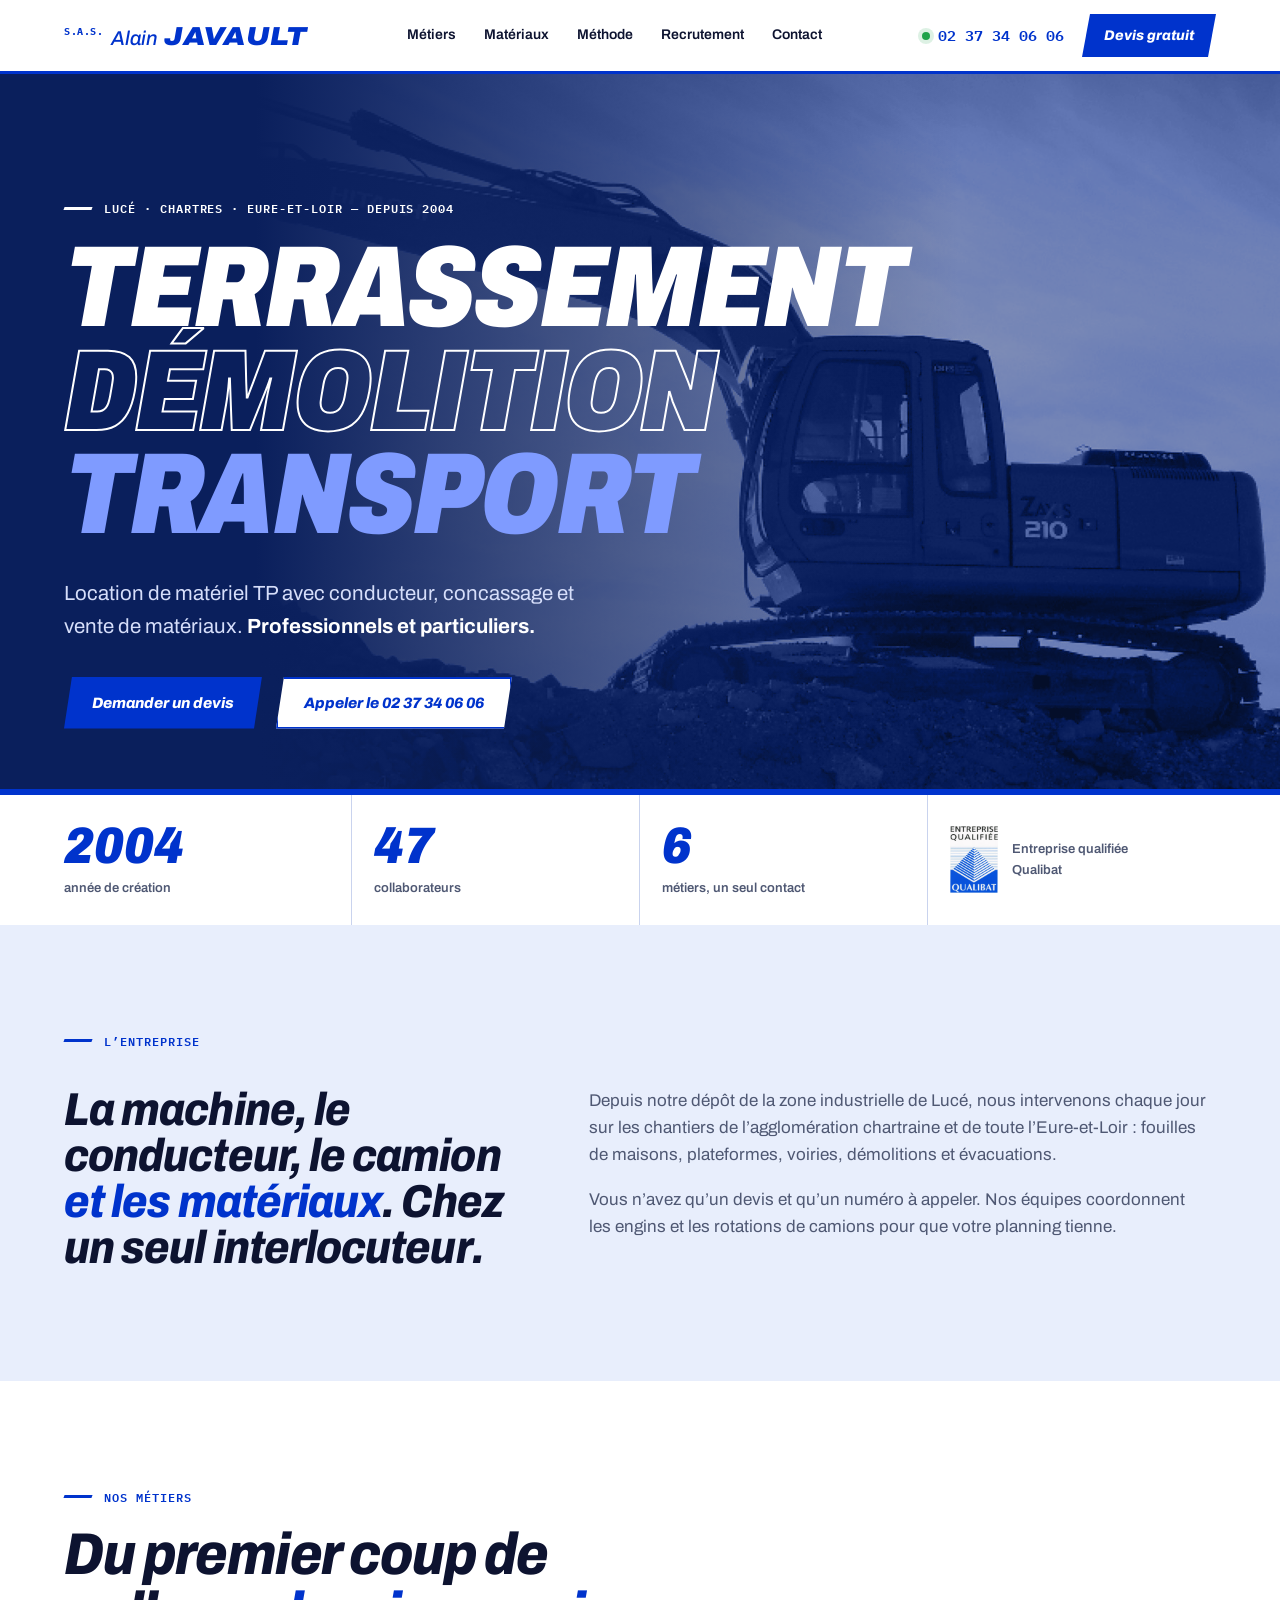
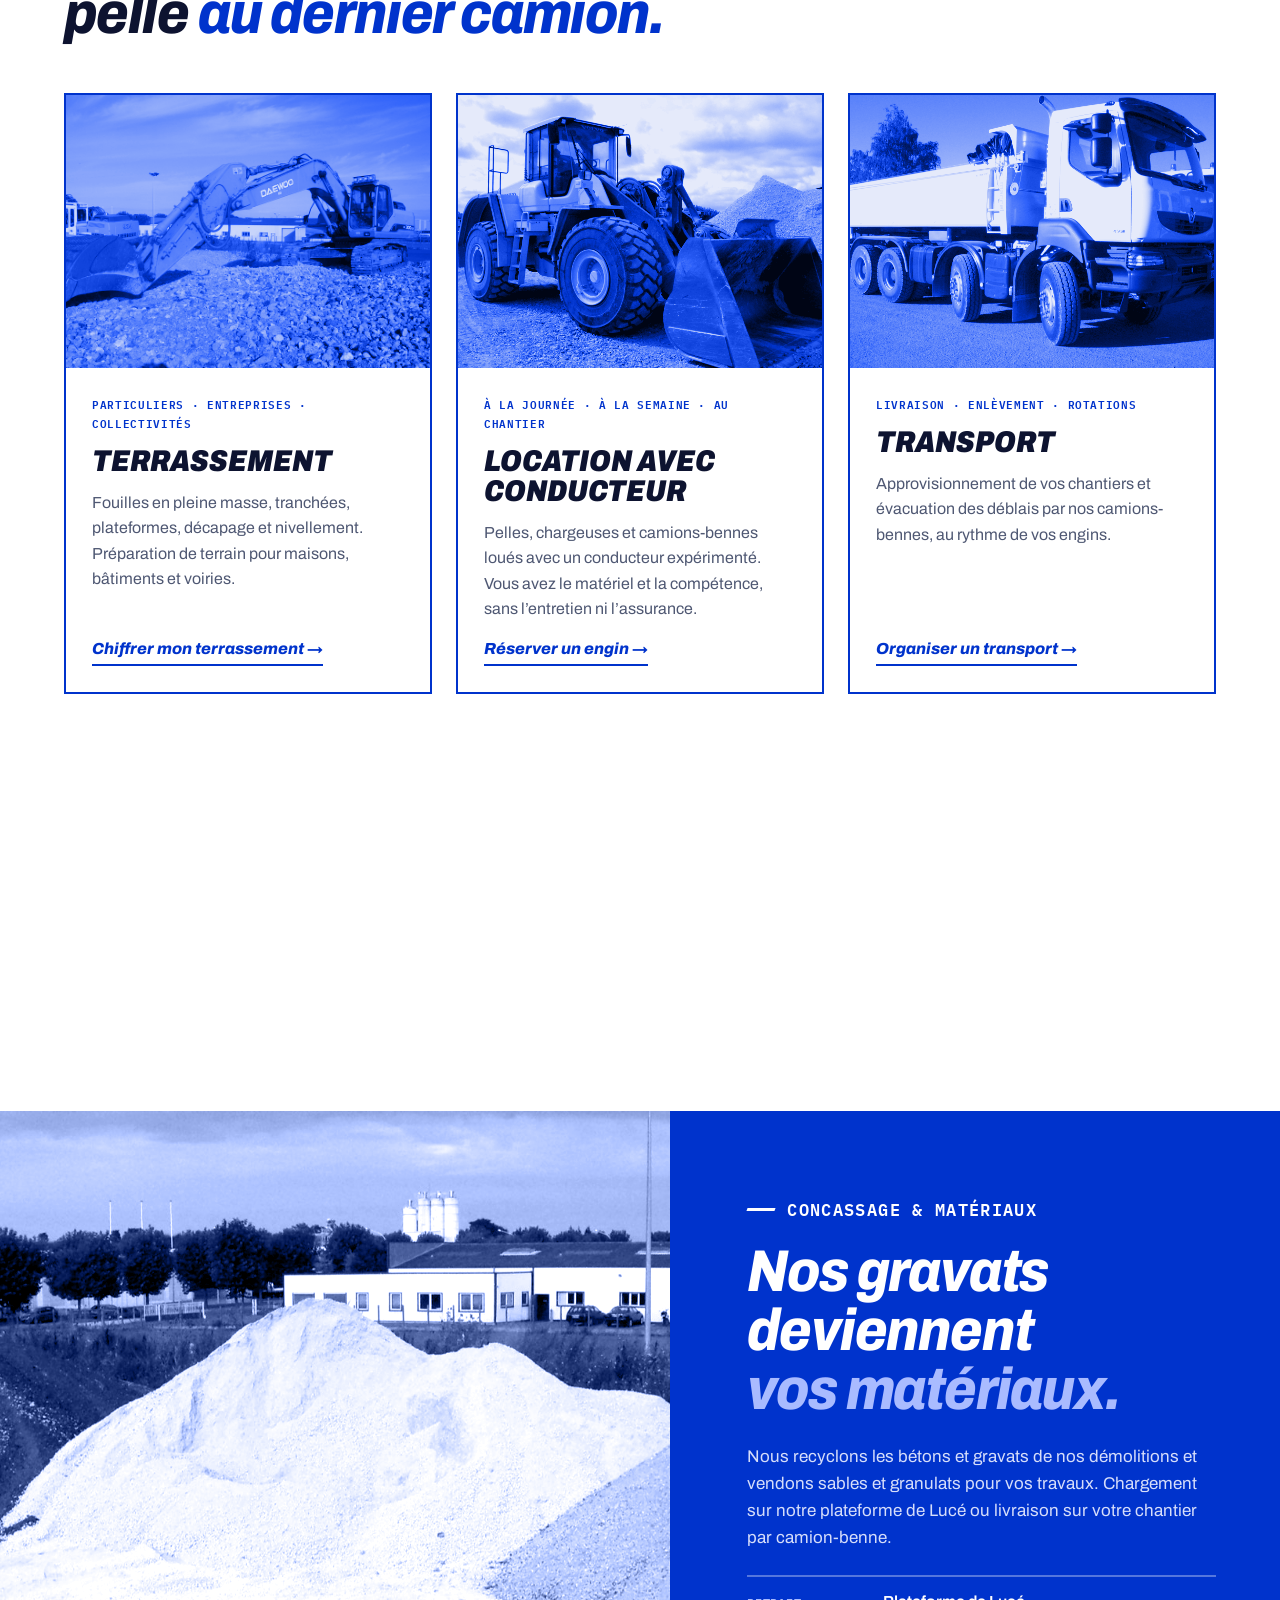
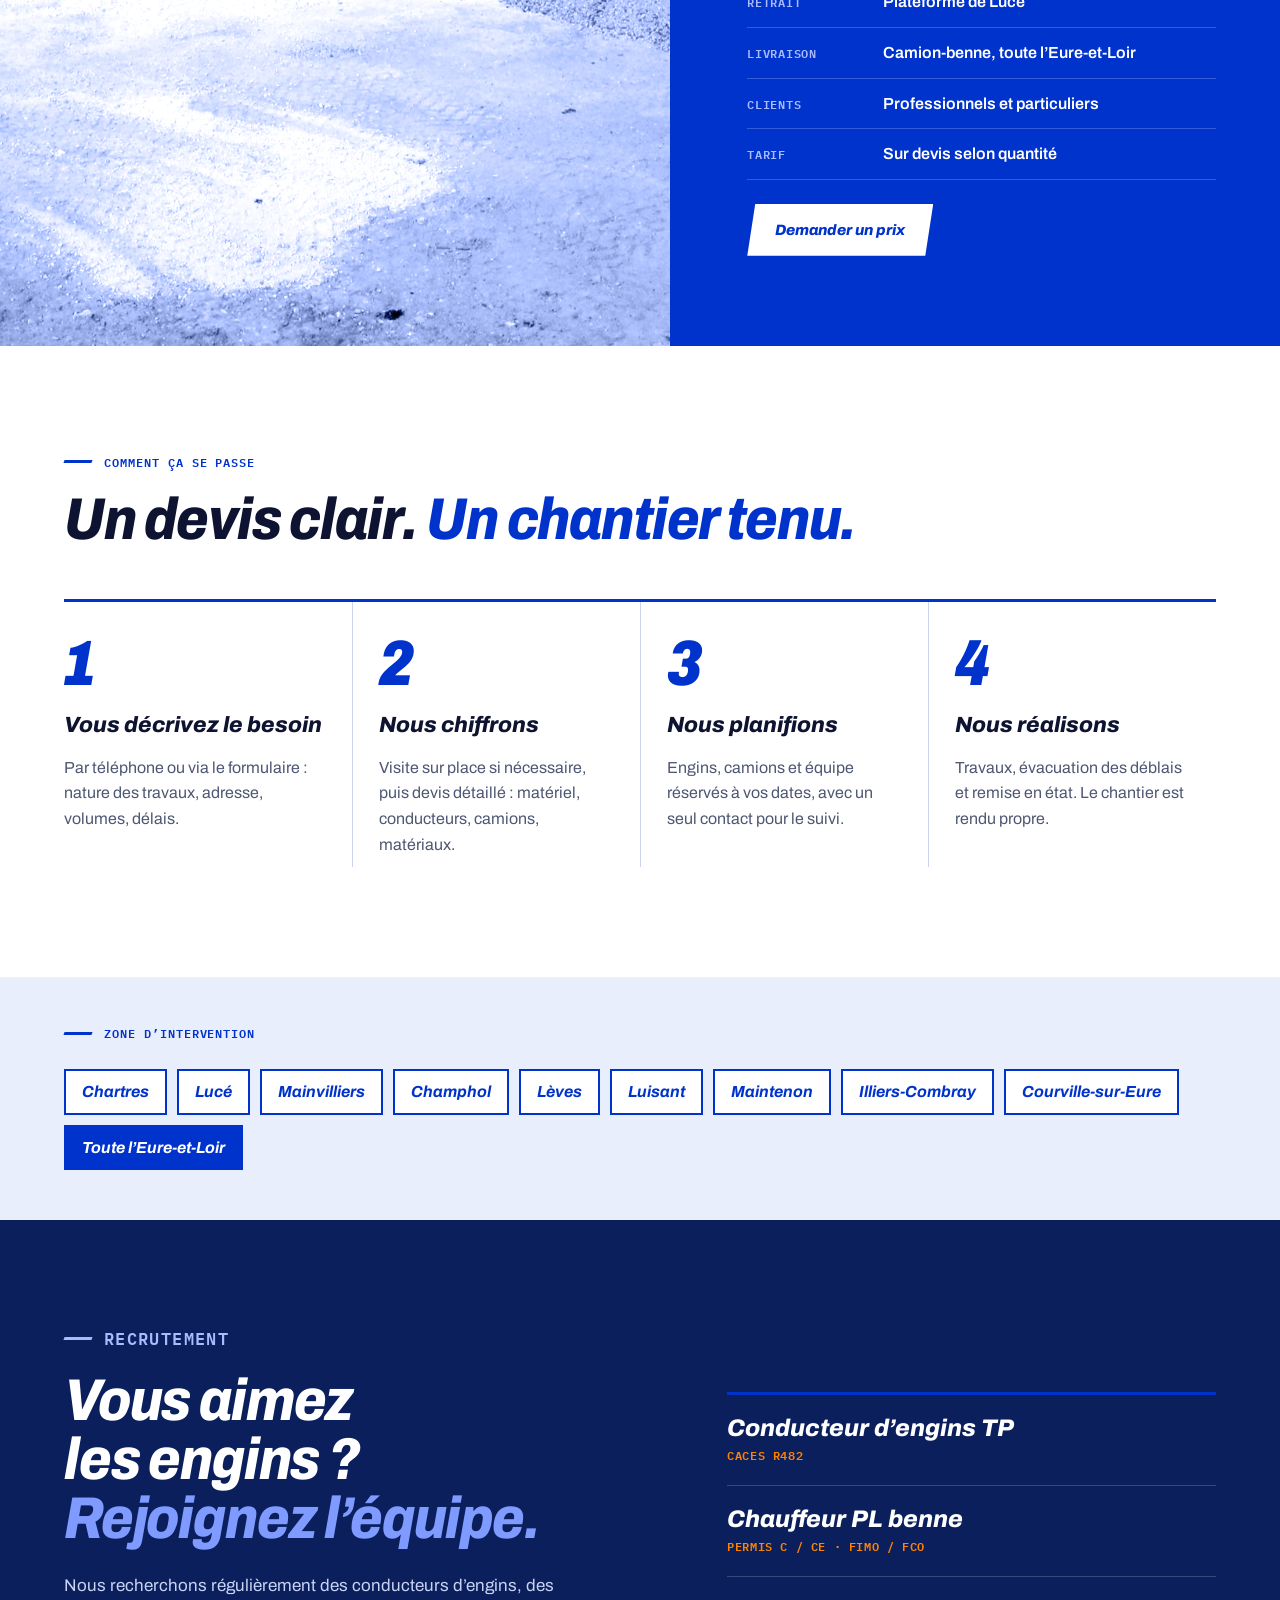
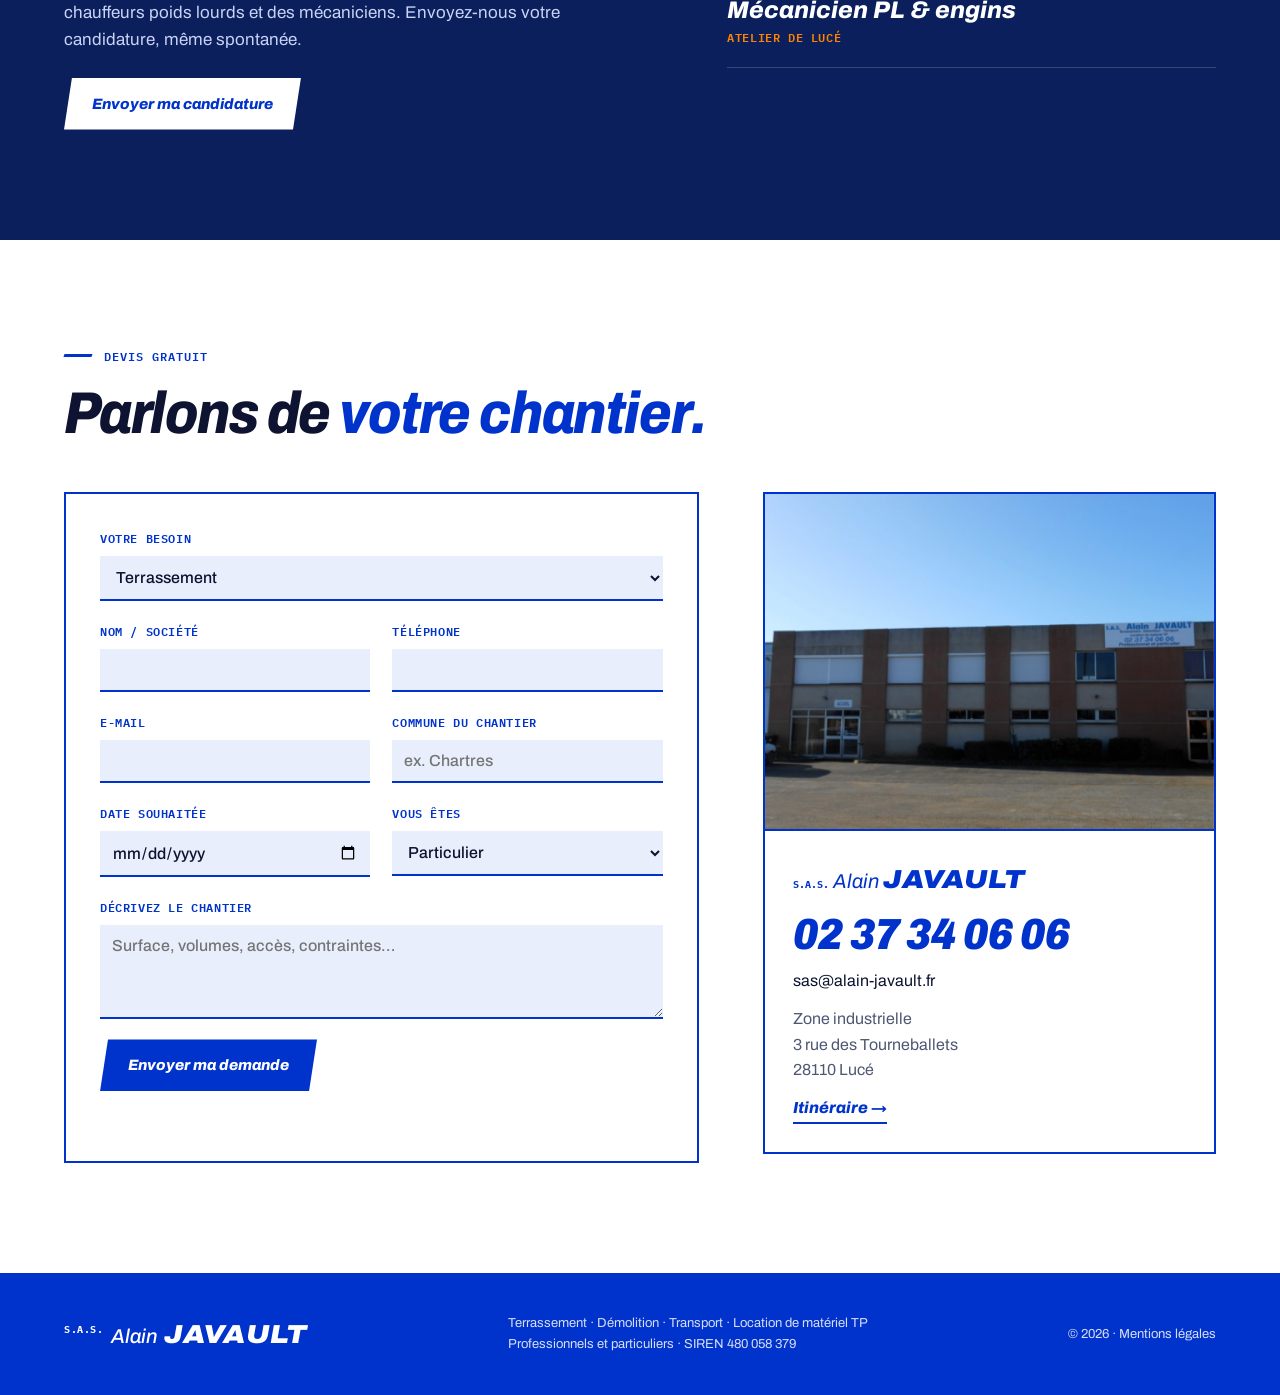
<file: site/index.html>
<!doctype html>
<html lang="fr">
<head>
  <meta charset="utf-8">
  <meta name="viewport" content="width=device-width,initial-scale=1">
  <meta name="theme-color" content="#0033cc">
  <title>Terrassement, démolition, transport à Chartres — SAS Alain Javault</title>
  <meta name="description" content="SAS Alain Javault, Lucé (28) : terrassement, démolition, transport, location de matériel TP avec conducteur, concassage et vente de matériaux en Eure-et-Loir depuis 2004. Professionnels et particuliers.">
  <meta property="og:title" content="SAS Alain Javault — Terrassement, démolition, transport en Eure-et-Loir">
  <meta property="og:description" content="Engins, camions et conducteurs pour vos chantiers autour de Chartres. Professionnels et particuliers. Demandez votre devis.">
  <meta property="og:type" content="website">
  <meta property="og:url" content="https://www.alain-javault.fr">
  <meta property="og:image" content="https://www.alain-javault.fr/img/pelle-hitachi.jpg">
  <link rel="canonical" href="https://www.alain-javault.fr">
  <link rel="icon" href="favicon.svg" type="image/svg+xml">
  <link rel="preconnect" href="https://fonts.googleapis.com">
  <link rel="preconnect" href="https://fonts.gstatic.com" crossorigin>
  <link rel="stylesheet" href="styles.css">
  <script type="application/ld+json">
  {
    "@context": "https://schema.org",
    "@type": "GeneralContractor",
    "name": "SAS Alain Javault",
    "url": "https://www.alain-javault.fr",
    "logo": "https://www.alain-javault.fr/favicon.svg",
    "telephone": "+33237340606",
    "email": "sas@alain-javault.fr",
    "foundingDate": "2004-04-01",
    "numberOfEmployees": 47,
    "image": "https://www.alain-javault.fr/img/pelle-hitachi.jpg",
    "address": {
      "@type": "PostalAddress",
      "streetAddress": "Zone industrielle, 3 rue des Tourneballets",
      "postalCode": "28110",
      "addressLocality": "Lucé",
      "addressRegion": "Centre-Val de Loire",
      "addressCountry": "FR"
    },
    "areaServed": ["Chartres", "Lucé", "Mainvilliers", "Eure-et-Loir"],
    "makesOffer": [
      {"@type": "Offer", "itemOffered": {"@type": "Service", "name": "Terrassement"}},
      {"@type": "Offer", "itemOffered": {"@type": "Service", "name": "Démolition"}},
      {"@type": "Offer", "itemOffered": {"@type": "Service", "name": "Location de matériel TP avec conducteur"}},
      {"@type": "Offer", "itemOffered": {"@type": "Service", "name": "Transport de matériaux"}},
      {"@type": "Offer", "itemOffered": {"@type": "Service", "name": "Concassage de matériaux"}},
      {"@type": "Offer", "itemOffered": {"@type": "Service", "name": "Vente de matériaux"}}
    ]
  }
  </script>
</head>
<body>
  <a class="skip" href="#top">Aller au contenu</a>

  <header class="topbar">
    <a class="wordmark" href="#top" aria-label="SAS Alain Javault, accueil">
      <small>S.A.S.</small><span>Alain</span><strong>JAVAULT</strong>
    </a>
    <nav aria-label="Navigation principale">
      <a href="#metiers">Métiers</a>
      <a href="#materiaux">Matériaux</a>
      <a href="#methode">Méthode</a>
      <a href="#recrutement">Recrutement</a>
      <a href="#contact">Contact</a>
    </nav>
    <div class="topbar-actions">
      <a class="phone" href="tel:+33237340606"><i aria-hidden="true"></i>02 37 34 06 06</a>
      <a class="btn btn-blue" href="#devis">Devis gratuit</a>
    </div>
  </header>

  <main id="top">
    <section class="hero">
      <img class="hero-photo" src="img/pelle-hitachi.jpg" alt="Pelle hydraulique Hitachi sur un tas de gravats de démolition" width="1800" height="1350">
      <div class="hero-panel">
        <p class="eyebrow">Lucé · Chartres · Eure-et-Loir — depuis 2004</p>
        <h1><span>Terrassement</span><span>Démolition</span><span>Transport</span></h1>
        <p class="hero-sub">Location de matériel TP avec conducteur, concassage et vente de matériaux. <b>Professionnels et particuliers.</b></p>
        <div class="hero-actions">
          <a class="btn btn-blue" href="#devis">Demander un devis</a>
          <a class="btn btn-line" href="tel:+33237340606">Appeler le 02 37 34 06 06</a>
        </div>
      </div>
      <ul class="hero-facts" aria-label="En bref">
        <li><strong>2004</strong><span>année de création</span></li>
        <li><strong>47</strong><span>collaborateurs</span></li>
        <li><strong>6</strong><span>métiers, un seul contact</span></li>
        <li class="qualibat"><img src="img/qualibat.png" alt="Entreprise qualifiée Qualibat" width="56" height="78"><span>Entreprise qualifiée<br>Qualibat</span></li>
      </ul>
    </section>

    <section class="intro">
      <p class="eyebrow">L’entreprise</p>
      <h2>La machine, le conducteur, le camion <em>et les matériaux</em>. Chez un seul interlocuteur.</h2>
      <div class="intro-copy">
        <p>Depuis notre dépôt de la zone industrielle de Lucé, nous intervenons chaque jour sur les chantiers de l’agglomération chartraine et de toute l’Eure-et-Loir : fouilles de maisons, plateformes, voiries, démolitions et évacuations.</p>
        <p>Vous n’avez qu’un devis et qu’un numéro à appeler. Nos équipes coordonnent les engins et les rotations de camions pour que votre planning tienne.</p>
      </div>
    </section>

    <section class="services" id="metiers">
      <div class="head">
        <p class="eyebrow">Nos métiers</p>
        <h2>Du premier coup de pelle <em>au dernier camion.</em></h2>
      </div>

      <div class="service-grid">
        <article class="service service-feature">
          <figure><img src="img/pelle.jpg" alt="Pelle sur chenilles sur une plateforme de matériaux" loading="lazy" width="1600" height="1200"></figure>
          <div class="service-body">
            <p class="tag">Particuliers · entreprises · collectivités</p>
            <h3>Terrassement</h3>
            <p>Fouilles en pleine masse, tranchées, plateformes, décapage et nivellement. Préparation de terrain pour maisons, bâtiments et voiries.</p>
            <a class="more" href="#devis" data-need="Terrassement">Chiffrer mon terrassement</a>
          </div>
        </article>
        <article class="service service-feature">
          <figure><img src="img/chargeuse.jpg" alt="Chargeuse sur pneus Volvo devant un stock de graviers" loading="lazy" width="1600" height="1067"></figure>
          <div class="service-body">
            <p class="tag">À la journée · à la semaine · au chantier</p>
            <h3>Location avec conducteur</h3>
            <p>Pelles, chargeuses et camions-bennes loués avec un conducteur expérimenté. Vous avez le matériel et la compétence, sans l’entretien ni l’assurance.</p>
            <a class="more" href="#devis" data-need="Location de matériel avec conducteur">Réserver un engin</a>
          </div>
        </article>
        <article class="service service-feature">
          <figure><img src="img/camion-benne.jpg" alt="Camion-benne Renault quatre essieux" loading="lazy" width="1600" height="1067"></figure>
          <div class="service-body">
            <p class="tag">Livraison · enlèvement · rotations</p>
            <h3>Transport</h3>
            <p>Approvisionnement de vos chantiers et évacuation des déblais par nos camions-bennes, au rythme de vos engins.</p>
            <a class="more" href="#devis" data-need="Transport">Organiser un transport</a>
          </div>
        </article>
        <article class="service">
          <div class="service-body">
            <p class="tag">Bâtiments · ouvrages</p>
            <h3>Démolition</h3>
            <p>Démolition de bâtiments et d’ouvrages, tri des matériaux et évacuation des gravats vers les filières adaptées.</p>
            <a class="more" href="#devis" data-need="Démolition">Chiffrer une démolition</a>
          </div>
        </article>
        <article class="service">
          <div class="service-body">
            <p class="tag">Sur site · sur plateforme</p>
            <h3>Concassage</h3>
            <p>Les bétons et gravats de démolition deviennent des granulats réutilisables, pour moins de déchets et des matériaux moins chers.</p>
            <a class="more" href="#devis" data-need="Concassage">Parler de mon projet</a>
          </div>
        </article>
        <article class="service">
          <div class="service-body">
            <p class="tag">Enlèvement à Lucé · livraison</p>
            <h3>Vente de matériaux</h3>
            <p>Sables, granulats et matériaux recyclés pour remblais, fonds de forme, allées et plateformes.</p>
            <a class="more" href="#devis" data-need="Vente de matériaux">Demander un prix</a>
          </div>
        </article>
      </div>
    </section>

    <section class="materials" id="materiaux">
      <figure class="materials-photo"><img src="img/materiaux.jpg" alt="Stocks de sable et de matériaux concassés sur la plateforme de Lucé" loading="lazy" width="1600" height="1067"></figure>
      <div class="materials-copy">
        <p class="eyebrow">Concassage &amp; matériaux</p>
        <h2>Nos gravats deviennent <em>vos matériaux.</em></h2>
        <p>Nous recyclons les bétons et gravats de nos démolitions et vendons sables et granulats pour vos travaux. Chargement sur notre plateforme de Lucé ou livraison sur votre chantier par camion-benne.</p>
        <dl class="spec">
          <div><dt>Retrait</dt><dd>Plateforme de Lucé</dd></div>
          <div><dt>Livraison</dt><dd>Camion-benne, toute l’Eure-et-Loir</dd></div>
          <div><dt>Clients</dt><dd>Professionnels et particuliers</dd></div>
          <div><dt>Tarif</dt><dd>Sur devis selon quantité</dd></div>
        </dl>
        <a class="btn btn-white" href="#devis" data-need="Vente de matériaux">Demander un prix</a>
      </div>
    </section>

    <section class="method" id="methode">
      <div class="head">
        <p class="eyebrow">Comment ça se passe</p>
        <h2>Un devis clair. <em>Un chantier tenu.</em></h2>
      </div>
      <ol class="steps">
        <li><span class="step-n">1</span><h3>Vous décrivez le besoin</h3><p>Par téléphone ou via le formulaire : nature des travaux, adresse, volumes, délais.</p></li>
        <li><span class="step-n">2</span><h3>Nous chiffrons</h3><p>Visite sur place si nécessaire, puis devis détaillé : matériel, conducteurs, camions, matériaux.</p></li>
        <li><span class="step-n">3</span><h3>Nous planifions</h3><p>Engins, camions et équipe réservés à vos dates, avec un seul contact pour le suivi.</p></li>
        <li><span class="step-n">4</span><h3>Nous réalisons</h3><p>Travaux, évacuation des déblais et remise en état. Le chantier est rendu propre.</p></li>
      </ol>
    </section>

    <section class="zone">
      <p class="eyebrow">Zone d’intervention</p>
      <ul class="towns">
        <li>Chartres</li><li>Lucé</li><li>Mainvilliers</li><li>Champhol</li><li>Lèves</li><li>Luisant</li><li>Maintenon</li><li>Illiers-Combray</li><li>Courville-sur-Eure</li><li>Toute l’Eure-et-Loir</li>
      </ul>
    </section>

    <section class="recruit" id="recrutement">
      <div class="recruit-copy">
        <p class="eyebrow">Recrutement</p>
        <h2>Vous aimez les engins&nbsp;? <em>Rejoignez l’équipe.</em></h2>
        <p>Nous recherchons régulièrement des conducteurs d’engins, des chauffeurs poids lourds et des mécaniciens. Envoyez-nous votre candidature, même spontanée.</p>
        <a class="btn btn-white" href="mailto:sas@alain-javault.fr?subject=Candidature">Envoyer ma candidature</a>
      </div>
      <ul class="jobs">
        <li><strong>Conducteur d’engins TP</strong><span>CACES R482</span></li>
        <li><strong>Chauffeur PL benne</strong><span>Permis C / CE · FIMO / FCO</span></li>
        <li><strong>Mécanicien PL &amp; engins</strong><span>Atelier de Lucé</span></li>
      </ul>
    </section>

    <section class="quote" id="devis">
      <div class="head">
        <p class="eyebrow">Devis gratuit</p>
        <h2>Parlons de <em>votre chantier.</em></h2>
      </div>
      <div class="quote-grid" id="contact">
        <form class="quote-form" id="quote-form" novalidate>
          <label class="full" for="f-need">Votre besoin
            <select id="f-need" name="need" required>
              <option value="Terrassement">Terrassement</option>
              <option value="Démolition">Démolition</option>
              <option value="Location de matériel avec conducteur">Location de matériel avec conducteur</option>
              <option value="Transport">Transport de matériaux</option>
              <option value="Concassage">Concassage</option>
              <option value="Vente de matériaux">Vente de matériaux</option>
            </select>
          </label>
          <label for="f-name">Nom / société<input id="f-name" name="name" autocomplete="name" required></label>
          <label for="f-phone">Téléphone<input id="f-phone" name="phone" type="tel" autocomplete="tel" required></label>
          <label for="f-email">E-mail<input id="f-email" name="email" type="email" autocomplete="email"></label>
          <label for="f-city">Commune du chantier<input id="f-city" name="city" placeholder="ex. Chartres"></label>
          <label for="f-date">Date souhaitée<input id="f-date" name="date" type="date"></label>
          <label for="f-type">Vous êtes
            <select id="f-type" name="type"><option>Particulier</option><option>Professionnel</option><option>Collectivité</option></select>
          </label>
          <label class="full" for="f-msg">Décrivez le chantier<textarea id="f-msg" name="message" rows="4" placeholder="Surface, volumes, accès, contraintes…"></textarea></label>
          <button class="btn btn-blue" type="submit">Envoyer ma demande</button>
          <p class="form-status" id="form-status" role="status"></p>
        </form>
        <aside class="sign">
          <figure><img src="img/siege-luce.jpg" alt="Le siège de SAS Alain Javault, zone industrielle de Lucé" loading="lazy" width="1200" height="889"></figure>
          <address>
            <p class="sign-name"><small>S.A.S.</small> Alain <strong>JAVAULT</strong></p>
            <a class="sign-phone" href="tel:+33237340606">02 37 34 06 06</a>
            <a href="mailto:sas@alain-javault.fr">sas@alain-javault.fr</a>
            <p>Zone industrielle<br>3 rue des Tourneballets<br>28110 Lucé</p>
            <a class="more" href="https://www.google.com/maps/search/?api=1&amp;query=3+rue+des+Tourneballets+28110+Luc%C3%A9" target="_blank" rel="noreferrer">Itinéraire</a>
          </address>
        </aside>
      </div>
    </section>
  </main>

  <footer class="footer">
    <a class="wordmark wordmark-light" href="#top"><small>S.A.S.</small><span>Alain</span><strong>JAVAULT</strong></a>
    <p>Terrassement · Démolition · Transport · Location de matériel TP<br>Professionnels et particuliers · SIREN 480 058 379</p>
    <p>© <span id="year">2026</span> · <a href="mentions-legales.html">Mentions légales</a></p>
  </footer>
  <script src="script.js" defer></script>
</body>
</html>
</file>
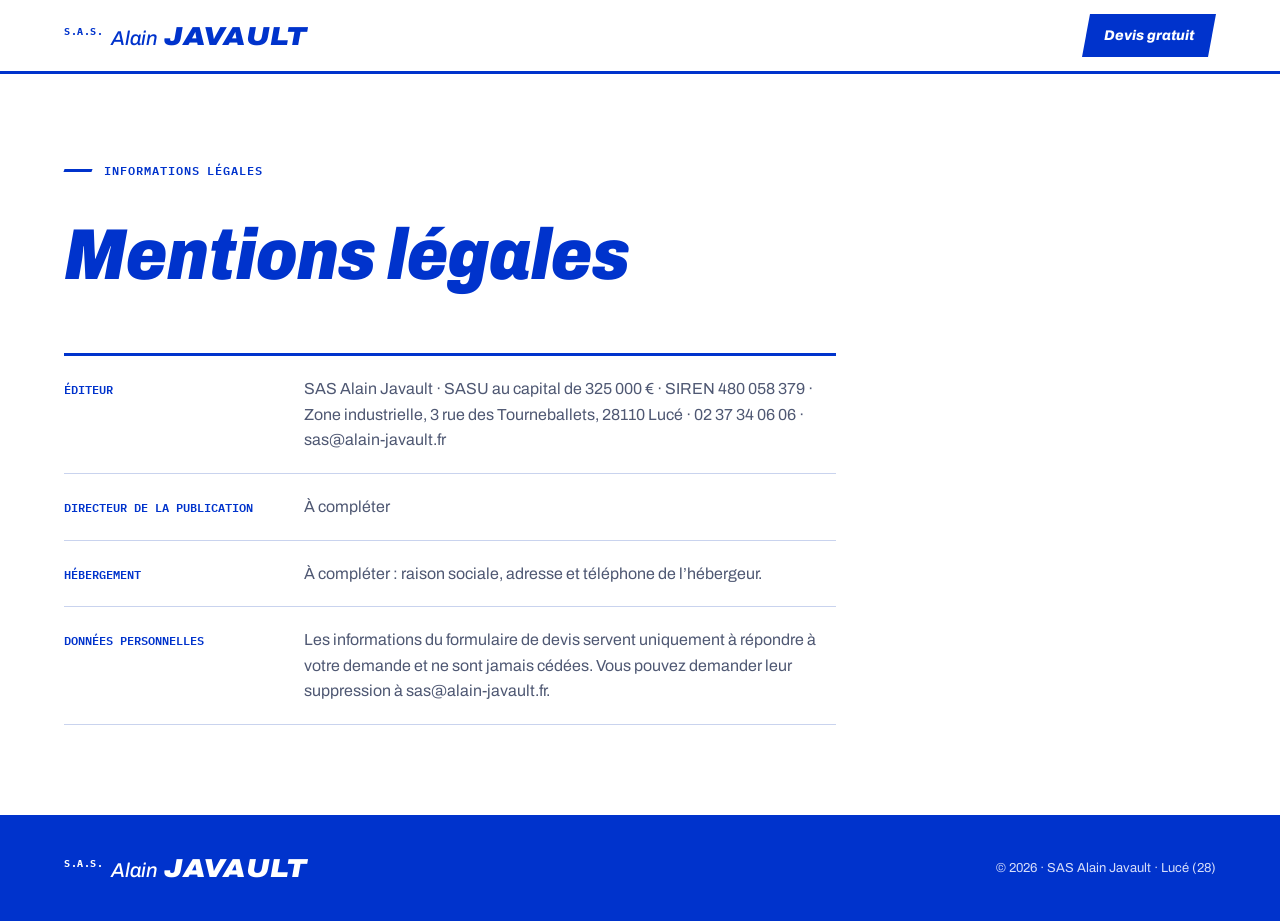
<file: site/mentions-legales.html>
<!doctype html>
<html lang="fr">
<head><meta charset="utf-8"><meta name="viewport" content="width=device-width,initial-scale=1"><title>Mentions légales — SAS Alain Javault</title><meta name="robots" content="noindex"><link rel="icon" href="favicon.svg" type="image/svg+xml"><link rel="stylesheet" href="styles.css"></head>
<body>
<header class="topbar"><a class="wordmark" href="index.html"><small>S.A.S.</small><span>Alain</span><strong>JAVAULT</strong></a><div class="topbar-actions"><a class="btn btn-blue" href="index.html#devis">Devis gratuit</a></div></header>
<main class="legal">
<p class="eyebrow">Informations légales</p>
<h1>Mentions légales</h1>
<dl>
<div><dt>Éditeur</dt><dd>SAS Alain Javault · SASU au capital de 325 000 € · SIREN 480 058 379 · Zone industrielle, 3 rue des Tourneballets, 28110 Lucé · 02 37 34 06 06 · sas@alain-javault.fr</dd></div>
<div><dt>Directeur de la publication</dt><dd>À compléter</dd></div>
<div><dt>Hébergement</dt><dd>À compléter : raison sociale, adresse et téléphone de l’hébergeur.</dd></div>
<div><dt>Données personnelles</dt><dd>Les informations du formulaire de devis servent uniquement à répondre à votre demande et ne sont jamais cédées. Vous pouvez demander leur suppression à sas@alain-javault.fr.</dd></div>
</dl>
</main>
<footer class="footer"><a class="wordmark wordmark-light" href="index.html"><small>S.A.S.</small><span>Alain</span><strong>JAVAULT</strong></a><p>© 2026 · SAS Alain Javault · Lucé (28)</p></footer>
</body>
</html>
</file>
<file: site/styles.css>
@import url('https://fonts.googleapis.com/css2?family=Archivo:ital,wdth,wght@0,62..125,400..900;1,62..125,400..900&family=IBM+Plex+Mono:wght@500;600&display=swap');

/* DA SAS Alain Javault modernisée : bleu du logo (#0033cc), blanc de l'enseigne, italique incliné du logotype.
   Mise en page « enseigne » : panneaux blancs à texte bleu, bandes bleues pleines, filets bleus. */
:root{
  --blue:#0033cc;      /* bleu du logo */
  --blue-deep:#0a1f5c; /* marine, fonds sombres */
  --blue-soft:#e8eefc; /* fond clair teinté bleu */
  --white:#ffffff;
  --ink:#0d1330;
  --steel:#4f5873;
  --rule:#c9d3ee;
  --signal:#ff8300;    /* orange chantier, repris du thème d'origine, usage ponctuel */
  --display:'Archivo',Arial,sans-serif;
  --body:'Archivo',Arial,sans-serif;
  --mono:'IBM Plex Mono',ui-monospace,Menlo,monospace;
  --gutter:clamp(18px,5vw,80px);
}
*{box-sizing:border-box}
html{scroll-behavior:smooth;overflow-x:hidden}
body{margin:0;background:var(--white);color:var(--ink);font:400 16px/1.6 var(--body);font-stretch:100%;overflow-x:hidden}
a{color:inherit;text-decoration:none}
img{max-width:100%;display:block}
figure{margin:0}
:focus-visible{outline:3px solid var(--signal);outline-offset:3px}
.skip{position:absolute;left:-999px}.skip:focus{left:12px;top:12px;z-index:99;background:var(--white);padding:10px}

h1,h2,h3{font-family:var(--display);margin:0;text-wrap:balance}
h2{font-size:clamp(34px,4.6vw,68px);line-height:1;font-weight:800;font-style:italic;font-stretch:88%;letter-spacing:-.02em}
h2 em{color:var(--blue)}
.eyebrow{font:600 12px/1 var(--mono);letter-spacing:.08em;text-transform:uppercase;color:var(--blue);margin:0 0 22px;display:flex;align-items:center;gap:12px}
.eyebrow::before{content:"";width:28px;height:3px;background:currentColor;transform:skewX(-20deg)}

/* Logotype modernisé : S.A.S. / Alain / JAVAULT, italique comme l'original */
.wordmark{display:inline-flex;align-items:baseline;gap:7px;color:var(--blue);font-family:var(--display);font-style:italic;line-height:1}
.wordmark small{font:700 10px var(--mono);font-style:normal;letter-spacing:.06em;align-self:flex-start;padding-top:2px}
.wordmark span{font-size:20px;font-weight:500}
.wordmark strong{font-size:26px;font-weight:900;font-stretch:112%;letter-spacing:.01em}
.wordmark-light{color:var(--white)}

/* Boutons */
.btn{display:inline-flex;align-items:center;justify-content:center;gap:10px;font:800 15px var(--body);font-style:italic;padding:16px 26px;border:2px solid transparent;cursor:pointer;transition:background .2s,color .2s,transform .2s;clip-path:polygon(8px 0,100% 0,calc(100% - 8px) 100%,0 100%)}
.btn:hover{transform:translateY(-2px)}
.btn-blue{background:var(--blue);color:var(--white)}
.btn-blue:hover{background:var(--blue-deep)}
.btn-line{border-color:var(--blue);color:var(--blue);background:var(--white)}
.btn-line:hover{background:var(--blue-soft)}
.btn-white{background:var(--white);color:var(--blue)}
.btn-white:hover{background:var(--blue-soft)}
.more{font-weight:800;font-style:italic;color:var(--blue);border-bottom:2px solid;padding-bottom:2px;align-self:flex-start}
.more::after{content:" →"}

/* Barre du haut */
.topbar{position:sticky;top:0;z-index:30;display:flex;align-items:center;justify-content:space-between;gap:24px;padding:14px var(--gutter);background:var(--white);border-bottom:3px solid var(--blue)}
.topbar nav{display:flex;gap:28px;font-weight:600;font-size:14px}
.topbar nav a:hover{color:var(--blue)}
.topbar-actions{display:flex;align-items:center;gap:18px}
.topbar .btn{padding:12px 20px;font-size:14px}
.phone{display:flex;align-items:center;gap:8px;font:600 15px var(--mono);color:var(--blue)}
.phone i{width:8px;height:8px;border-radius:50%;background:#1fa34a;box-shadow:0 0 0 4px #1fa34a26}

/* Hero : photo pleine largeur + panneau-enseigne */
.hero{position:relative;background:var(--blue-deep);color:var(--white);isolation:isolate;overflow:hidden}
.hero-photo{position:absolute;inset:0;width:100%;height:100%;object-fit:cover;object-position:60% 40%;filter:grayscale(1) contrast(1.1);mix-blend-mode:luminosity;opacity:.55;z-index:-1}
.hero::after{content:"";position:absolute;inset:0;background:linear-gradient(90deg,var(--blue-deep) 20%,#0a1f5c00 75%);z-index:-1}
.hero-panel{padding:clamp(60px,10vw,130px) var(--gutter) 60px;max-width:900px}
.hero .eyebrow{color:var(--white)}
.hero h1{display:flex;flex-direction:column;font-weight:900;font-style:italic;font-stretch:80%;font-size:clamp(52px,9vw,140px);line-height:.9;letter-spacing:-.02em;text-transform:uppercase;margin-bottom:30px}
.hero h1 span:nth-child(2){color:transparent;-webkit-text-stroke:2px var(--white)}
.hero h1 span:nth-child(3){color:#7f9bff}
.hero-sub{font-size:clamp(17px,1.6vw,21px);max-width:560px;margin:0 0 34px;color:#d6defa}
.hero-sub b{color:var(--white)}
.hero-actions{display:flex;flex-wrap:wrap;gap:14px}
.hero-facts{list-style:none;margin:0;padding:0 var(--gutter);display:grid;grid-template-columns:repeat(4,1fr);background:var(--white);color:var(--ink);border-top:6px solid var(--blue)}
.hero-facts li{padding:26px 22px;border-right:1px solid var(--rule);display:flex;flex-direction:column;gap:6px;min-width:0}
.hero-facts li:first-child{padding-left:0}.hero-facts li:last-child{border-right:0}
.hero-facts strong{font:900 italic clamp(36px,4vw,56px)/1 var(--display);font-stretch:85%;color:var(--blue);font-variant-numeric:tabular-nums}
.hero-facts span{font-size:13px;color:var(--steel);font-weight:600}
.hero-facts .qualibat{flex-direction:row;align-items:center;gap:14px}
.hero-facts .qualibat img{width:48px;height:auto}

/* Intro */
.intro{padding:110px var(--gutter);display:grid;grid-template-columns:1fr 1.4fr;gap:40px 6vw;background:var(--blue-soft)}
.intro .eyebrow{grid-column:1/-1;margin:0}
.intro h2{font-size:clamp(30px,3.6vw,52px)}
.intro-copy{display:flex;flex-direction:column;gap:18px;color:var(--steel);font-size:17px;max-width:62ch}
.intro-copy p{margin:0}

/* Métiers */
.services{padding:110px var(--gutter)}
.head{margin-bottom:50px;max-width:900px}
.service-grid{display:grid;grid-template-columns:repeat(3,1fr);gap:24px}
.service{display:flex;flex-direction:column;border:2px solid var(--blue);background:var(--white);min-width:0;transition:transform .25s,box-shadow .25s}
.service:hover{transform:translateY(-4px);box-shadow:8px 8px 0 var(--blue)}
.service figure{aspect-ratio:4/3;overflow:hidden;background:var(--blue);max-width:100%}
.service figure img{width:100%;height:100%;object-fit:cover;filter:grayscale(1) contrast(1.1);mix-blend-mode:luminosity;opacity:.9;transition:transform .7s}
.service:hover figure img{transform:scale(1.05)}
.service-body{padding:26px;display:flex;flex-direction:column;gap:14px;flex:1}
.service-body p{margin:0;color:var(--steel)}
.service-body .more{margin-top:auto}
.tag{font:600 11px var(--mono)!important;letter-spacing:.06em;text-transform:uppercase;color:var(--blue)!important}
.service h3{font-size:30px;font-weight:900;font-style:italic;font-stretch:85%;text-transform:uppercase;line-height:1}
.service:not(.service-feature){background:var(--blue);color:var(--white)}
.service:not(.service-feature) .service-body p{color:#d6defa}
.service:not(.service-feature) .tag{color:#a9bbff!important}
.service:not(.service-feature) .more{color:var(--white)}
.service:not(.service-feature):hover{box-shadow:8px 8px 0 var(--blue-deep)}

/* Matériaux */
.materials{display:grid;grid-template-columns:1.1fr 1fr;background:var(--blue);color:var(--white)}
.materials-photo{min-height:420px;background:var(--blue-deep);overflow:hidden}
.materials-photo img{width:100%;height:100%;object-fit:cover;filter:grayscale(1) contrast(1.1);mix-blend-mode:luminosity}
.materials-copy{padding:90px var(--gutter) 90px 6vw;display:flex;flex-direction:column;gap:24px;min-width:0}
.materials-copy .eyebrow{color:var(--white);margin:0}
.materials-copy h2 em{color:#a9bbff}
.materials-copy>p{margin:0;color:#d6defa;font-size:17px;max-width:55ch}
.spec{margin:0;border-top:2px solid #ffffff55}
.spec div{display:grid;grid-template-columns:120px 1fr;gap:16px;padding:12px 0;border-bottom:1px solid #ffffff33}
.spec dt{font:600 12px var(--mono);text-transform:uppercase;letter-spacing:.06em;color:#a9bbff;padding-top:3px}
.spec dd{margin:0;font-weight:600}
.materials-copy .btn{align-self:flex-start}

/* Méthode */
.method{padding:110px var(--gutter)}
.steps{list-style:none;margin:0;padding:0;display:grid;grid-template-columns:repeat(4,1fr);gap:0;border-top:3px solid var(--blue)}
.steps li{padding:30px 26px 10px 0;display:flex;flex-direction:column;gap:12px;position:relative;min-width:0}
.steps li+li{padding-left:26px;border-left:1px solid var(--rule)}
.step-n{font:900 italic 64px/1 var(--display);font-stretch:80%;color:var(--blue)}
.steps h3{font-size:22px;font-weight:800;font-style:italic}
.steps p{margin:0;color:var(--steel)}

/* Zone */
.zone{padding:50px var(--gutter);background:var(--blue-soft);display:flex;align-items:center;gap:30px;flex-wrap:wrap}
.zone .eyebrow{margin:0}
.towns{list-style:none;margin:0;padding:0;display:flex;flex-wrap:wrap;gap:10px}
.towns li{border:2px solid var(--blue);color:var(--blue);font-weight:700;font-style:italic;padding:8px 16px;background:var(--white)}
.towns li:last-child{background:var(--blue);color:var(--white)}

/* Recrutement */
.recruit{padding:110px var(--gutter);background:var(--blue-deep);color:var(--white);display:grid;grid-template-columns:1.2fr 1fr;gap:6vw;align-items:center}
.recruit-copy{display:flex;flex-direction:column;gap:24px;min-width:0}
.recruit .eyebrow{color:#a9bbff;margin:0}
.recruit h2 em{color:#7f9bff}
.recruit-copy p{margin:0;color:#c9d3f5;max-width:55ch;font-size:17px}
.recruit-copy .btn{align-self:flex-start}
.jobs{list-style:none;margin:0;padding:0;border-top:3px solid var(--blue)}
.jobs li{display:flex;flex-direction:column;gap:4px;padding:20px 0;border-bottom:1px solid #ffffff2e}
.jobs strong{font:800 italic 24px var(--display)}
.jobs span{font:600 12px var(--mono);letter-spacing:.05em;color:var(--signal);text-transform:uppercase}

/* Devis */
.quote{padding:110px var(--gutter)}
.quote-grid{display:grid;grid-template-columns:1.4fr 1fr;gap:5vw;align-items:start}
.quote-form{display:grid;grid-template-columns:1fr 1fr;gap:20px 22px;border:2px solid var(--blue);padding:34px;min-width:0}
.quote-form label{display:flex;flex-direction:column;gap:8px;font:600 12px var(--mono);letter-spacing:.05em;text-transform:uppercase;color:var(--blue);min-width:0}
.quote-form .full{grid-column:1/-1}
.quote-form input,.quote-form select,.quote-form textarea{font:500 16px var(--body);color:var(--ink);background:var(--blue-soft);border:0;border-bottom:2px solid var(--blue);padding:12px;border-radius:0;width:100%;text-transform:none;letter-spacing:0}
.quote-form textarea{resize:vertical}
.quote-form input:focus,.quote-form select:focus,.quote-form textarea:focus{outline:none;background:var(--white);box-shadow:inset 0 0 0 2px var(--blue)}
.quote-form button{grid-column:1/-1;justify-self:start}
.form-status{grid-column:1/-1;margin:0;font-weight:600;color:var(--blue);min-height:1em}
.sign{border:2px solid var(--blue);min-width:0}
.sign figure{aspect-ratio:4/3;overflow:hidden;border-bottom:2px solid var(--blue);max-width:100%}
.sign figure img{width:100%;height:100%;object-fit:cover}
.sign address{font-style:normal;padding:28px;display:flex;flex-direction:column;gap:12px}
.sign address p{margin:0;color:var(--steel)}
.sign-name{color:var(--blue)!important;font-style:italic;font-size:20px}
.sign-name small{font:700 10px var(--mono);font-style:normal}
.sign-name strong{font-weight:900;font-stretch:112%;font-size:26px}
.sign-phone{font:900 italic clamp(34px,3.4vw,48px)/1 var(--display);font-stretch:85%;color:var(--blue)}

/* Pied de page */
.footer{background:var(--blue);color:var(--white);padding:40px var(--gutter);display:flex;justify-content:space-between;align-items:center;gap:24px;flex-wrap:wrap;font-size:13px}
.footer p{margin:0;color:#d6defa}
.footer a:hover{text-decoration:underline}

/* Page mentions légales */
.legal{padding:90px var(--gutter);max-width:900px}
.legal h1{font-size:clamp(40px,6vw,72px);font-weight:900;font-style:italic;font-stretch:85%;color:var(--blue);margin-bottom:40px}
.legal dl{margin:0;border-top:3px solid var(--blue)}
.legal dl div{display:grid;grid-template-columns:220px 1fr;gap:20px;padding:20px 0;border-bottom:1px solid var(--rule)}
.legal dt{font:600 12px var(--mono);text-transform:uppercase;color:var(--blue);padding-top:3px}
.legal dd{margin:0;color:var(--steel)}

@media(max-width:1100px){
  .topbar nav{display:none}
  .service-grid{grid-template-columns:1fr 1fr}
  .steps{grid-template-columns:1fr 1fr}
  .steps li:nth-child(3){padding-left:0;border-left:0}
  .steps li:nth-child(n+3){border-top:1px solid var(--rule);margin-top:10px}
}
@media(max-width:800px){
  .phone{display:none}
  .wordmark span{font-size:17px}.wordmark strong{font-size:22px}
  .hero::after{background:linear-gradient(180deg,#0a1f5ccc,var(--blue-deep))}
  .hero-facts{grid-template-columns:1fr 1fr}
  .hero-facts li{padding:20px 14px}
  .hero-facts li:nth-child(odd){padding-left:0}
  .hero-facts li:nth-child(2){border-right:0}
  .hero-facts li:nth-child(-n+2){border-bottom:1px solid var(--rule)}
  .intro,.materials,.recruit,.quote-grid{grid-template-columns:1fr}
  .intro,.services,.method,.recruit,.quote{padding-block:70px}
  .materials-photo{min-height:260px}
  .materials-copy{padding:60px var(--gutter)}
  .service-grid{grid-template-columns:1fr}
  .quote-form{grid-template-columns:1fr;padding:22px}
  .legal dl div{grid-template-columns:1fr;gap:6px}
}
@media(max-width:560px){
  .topbar{padding-block:12px}
  .topbar .btn{padding:10px 14px;font-size:13px}
  .wordmark small{display:none}
  .steps{grid-template-columns:1fr}
  .steps li,.steps li+li{padding-left:0;border-left:0}
  .steps li+li{border-top:1px solid var(--rule);margin-top:10px}
  .hero h1 span:nth-child(2){-webkit-text-stroke:1.5px var(--white)}
}
@media(prefers-reduced-motion:no-preference){
  [data-reveal]{opacity:.001;transform:translateY(24px);transition:opacity .6s ease,transform .6s ease}
  [data-reveal].visible{opacity:1;transform:none}
  .hero h1 span{animation:slide .8s cubic-bezier(.2,.7,.2,1) both}
  .hero h1 span:nth-child(2){animation-delay:.08s}.hero h1 span:nth-child(3){animation-delay:.16s}
  @keyframes slide{from{opacity:0;transform:translateX(-40px) skewX(-6deg)}to{opacity:1;transform:none}}
}
@media(prefers-reduced-motion:reduce){html{scroll-behavior:auto}*{animation:none!important;transition:none!important}}
</file>
